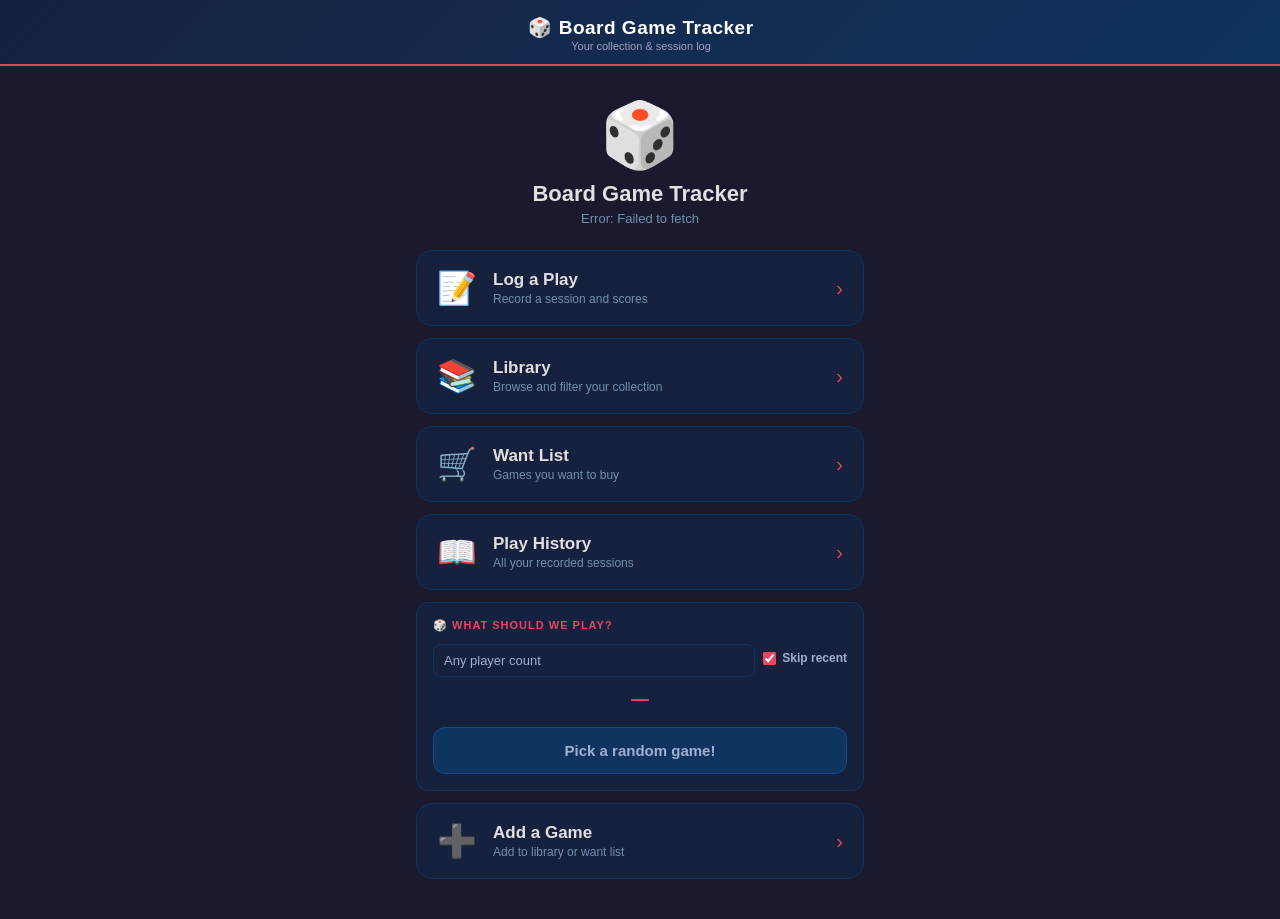
<file: index.html>
<!DOCTYPE html>
<html lang="en">
<head>
<meta charset="UTF-8">
<meta name="apple-mobile-web-app-capable" content="yes">
<meta name="apple-mobile-web-app-status-bar-style" content="black-translucent">
<meta name="apple-mobile-web-app-title" content="BG Tracker">
<link rel="stylesheet" href="styles.css">
<link rel="apple-touch-icon" href="apple-touch-icon.png">
<link rel="icon" type="image/png" href="apple-touch-icon.png">
<meta name="viewport" content="width=device-width, initial-scale=1.0, maximum-scale=1.0">
<title>Board Game Tracker</title>
</head>
<body>
<div class="bg-art" id="bgArt"></div>
<div class="header" id="appHeader">
 <button class="header-back hidden" id="headerBack" onclick="goHome()">&#8592;</button>
 <div class="header-center">
 <h1 id="headerTitle">&#127922; Board Game Tracker</h1>
 <p id="headerSub">Your collection &amp; session log</p>
 </div>
 <div style="min-width:36px"></div>
</div>

<!-- HOME -->
<div class="screen active" id="screenHome">
 <div class="home-hero">
 <div class="home-hero-icon">&#127922;</div>
 <h2>Board Game Tracker</h2>
 <p id="homeSubtitle">Loading your collection&hellip;</p>
 </div>
 <div class="home-buttons">
 <button class="home-btn" onclick="showScreen('screenLog')">
 <span class="home-btn-icon">&#128221;</span>
 <div><div class="home-btn-label">Log a Play</div><div class="home-btn-sub">Record a session and scores</div></div>
 <span class="home-btn-arrow">&#8250;</span>
 </button>
 <button class="home-btn" onclick="showScreen('screenLibrary')">
 <span class="home-btn-icon">&#128218;</span>
 <div><div class="home-btn-label">Library</div><div class="home-btn-sub">Browse and filter your collection</div></div>
 <span class="home-btn-arrow">&#8250;</span>
 </button>
 <button class="home-btn" onclick="showScreen('screenWantList')">
 <span class="home-btn-icon">&#128722;</span>
 <div><div class="home-btn-label">Want List</div><div class="home-btn-sub" id="wantListSub">Games you want to buy</div></div>
 <span class="home-btn-arrow">&#8250;</span>
 </button>
 <div class="section" id="sectionHomeChart" style="display:none">
 <div class="section-title" id="homeChartTitle">&#127942; Overall Win Distribution</div>
 <div class="pie-canvas-wrap"><canvas id="homePieCanvas" width="220" height="220"></canvas></div>
 <div class="pie-legend" id="homePieLegend"></div>
 </div>
 <div class="section" id="sectionTopGames" style="display:none">
 <div class="section-title">&#127942; Most Played Games</div>
 <div id="topGamesContent"></div>
 </div>
 <button class="home-btn" onclick="showScreen('screenHistory')">
 <span class="home-btn-icon">&#128214;</span>
 <div><div class="home-btn-label">Play History</div><div class="home-btn-sub" id="historyHomeSub">All your recorded sessions</div></div>
 <span class="home-btn-arrow">&#8250;</span>
 </button>
 <div class="section" id="sectionRandomGame" style="margin:0">
 <div class="section-title">&#127922; What should we play?</div>
 <div style="display:flex;gap:8px;margin-bottom:12px">
 <select id="randomPlayerCount" class="filter-select" style="flex:1">
 <option value="">Any player count</option>
 <option value="1">1 player</option>
 <option value="2">2 players</option>
 <option value="3">3 players</option>
 <option value="4">4 players</option>
 <option value="5">5 players</option>
 <option value="6">6+ players</option>
 </select>
 <label style="display:flex;align-items:center;gap:6px;font-size:12px;color:var(--text-muted);white-space:nowrap;cursor:pointer"><input type="checkbox" id="randomExcludeRecent" checked style="accent-color:var(--accent)"> Skip recent</label>
 </div>
 <div id="randomGameDisplay" style="text-align:center;font-size:18px;font-weight:700;color:var(--accent);min-height:28px;margin:10px 0;transition:transform .15s ease,opacity .15s ease">&#8212;</div>
 <button class="secondary-btn" id="randomSpinBtn" onclick="spinRandomGame()" style="margin-top:0">Pick a random game!</button>
 </div>
 <button class="home-btn" onclick="showScreen('screenAddGame')">
 <span class="home-btn-icon">&#10133;</span>
 <div><div class="home-btn-label">Add a Game</div><div class="home-btn-sub">Add to library or want list</div></div>
 <span class="home-btn-arrow">&#8250;</span>
 </button>
 </div>
</div>

<!-- CHARACTERS -->
<div class="screen" id="screenCharacters">
 <div class="page-body">
 <div id="characterCards"></div>
 </div>
</div>

<!-- PLAY HISTORY -->
<div class="screen" id="screenHistory">
 <div class="page-body">
 <div class="status-banner" id="historyStatus"></div>
 <div id="historyList"></div>
 <div id="historyLoadMoreWrap" style="text-align:center;margin-top:10px;display:none">
 <a href="#" onclick="historyLoadMore(event)" style="color:var(--accent);font-size:13px;text-decoration:none">Load more&hellip;</a>
 </div>
 </div>
</div>

<div class="screen" id="screenGameDetail">
  <div class="page-body">

    <div id="gameDetailContent"></div>

<div class="section" id="detailWinChart" style="display:none">
  <div class="section-title" id="detailWinChartTitle">Win Distribution</div>
  <div class="pie-canvas-wrap">
    <canvas id="detailPieCanvas" width="220" height="220"></canvas>
  </div>
  <div class="pie-legend" id="detailPieLegend"></div>
</div>


    <div class="section" id="detailRecentSection" style="display:none">
  <div class="section-title" id="detailRecentTitle">Play History</div>
  <div id="detailRecentBody" style="display:block">
    <table id="detailRecentTable" style="width:100%;border-collapse:collapse"></table>
        <div id="detailLoadMoreWrap" style="text-align:center;margin-top:10px;display:none">
        <a href="#" onclick="detailLoadMore(event)" style="color:var(--accent);font-size:13px;text-decoration:none">
        Load more…
        </a>
        </div>

      </div>
    </div>

    <!-- Videos -->
    <div class="section" id="detailHowToPlay" style="display:none">
      <div class="section-title">🎥 How To Play</div>
      <div id="detailHowToPlayContent"></div>
    </div>

    <div class="section" id="detailReview" style="display:none">
      <div class="section-title">🎬 Review</div>
      <div id="detailReviewContent"></div>
    </div>

    <div id="gameDetailExpansions"></div>

  </div>
</div>
 
<!-- LOG A PLAY -->
<div class="screen" id="screenLog">
 <div class="page-body">
 <div class="status-banner" id="statusBanner"></div>
 <div class="section">
 <div class="section-title">Session</div>
 <div class="field"><label>Date</label><input type="date" id="fieldDate"></div>
 <div class="field">
 <div class="section">
 <div class="section-title">Game Source</div>
  <label style="display:block;margin-bottom:8px">
    <input type="radio" name="gameSource" value="library" checked onchange="toggleGameSource()">
    Library Game
  </label>
  <label style="display:block">
    <input type="radio" name="gameSource" value="external" onchange="toggleGameSource()">
    External Game
  </label>
 </div>
 <div id="libraryGameWrap">
  <label>Board Game</label>
  <select id="fieldGame" onchange="onGameChange()">
    <option value="">Select a game…</option>
  </select>
</div>

<div id="externalGameWrap" style="display:none">
  <label>Game Name</label>
  <input
    type="text"
    id="fieldExternalGame"
    placeholder="Enter game name"
  >
</div>
<div id="externalResultWrap" style="display:none">
  <div class="section-title">Result Method</div>

  <label style="display:block;margin-bottom:6px">
    <input type="radio" name="externalResultType"
           value="score"
           checked
           onchange="updateExternalResultMethod()">
    Score Based
  </label>

  <label style="display:block;margin-bottom:6px">
    <input type="radio" name="externalResultType"
           value="winloss"
           onchange="updateExternalResultMethod()">
    Win / Loss
  </label>

  <label style="display:block">
    <input type="radio" name="externalResultType"
           value="manual"
           onchange="updateExternalResultMethod()">
    Manual Winner
  </label>
</div>
 </div>
 </div>
  
 <div class="section" id="sectionVersion" style="display:none">
 <div class="section-title">Game Version</div>
 <select id="versionSelect" onchange="selectedVersion=this.value">
 <option value="">Base Game</option>
 </select>
 </div>
 <div class="section" id="sectionExpansions" style="display:none">
 <div class="section-title">Expansions</div>
 <div class="chip-container" id="expansionsContainer" onclick="openMultiSelect('expansions')">
 <span class="chip-placeholder">Select expansions…</span>
 </div>
 </div>
 <div class="section" id="sectionMode" style="display:none">
 <div class="section-title">Game Mode</div>
 <div id="modeContent"></div>
 </div>
 <div class="section" id="sectionStats" style="display:none">
 <div class="section-title">Game History</div>
 <div class="auto-field">
 <div class="stat-box"><div class="stat-label">Last Played</div><div class="stat-value" id="valLastPlayed">&mdash;</div></div>
 <div class="stat-box"><div class="stat-label">Total Plays</div><div class="stat-value" id="valTotalPlays">&mdash;</div></div>
 <div class="stat-box"><div class="stat-label">Top Winner</div><div class="stat-value" id="valTopWinner">&mdash;</div></div>
 </div>
 </div>
 <div class="section" id="sectionExtra" style="display:none">
 <div class="section-title" id="extraTitle">Game Details</div>
 <div id="extraFields"></div>
 </div>
 <div class="section">
 <div class="section-title">Players</div>
 <div class="chip-container" id="playersContainer" onclick="openMultiSelect('players')">
 <span class="chip-placeholder">Select players&hellip;</span>
 </div>
 </div>
 <div class="section" id="resultSection" style="display:none">
 <div class="section-title">Result</div>
 <div class="scores-grid" id="scoresContainer"></div>
 <div class="field"><label>Winner</label><input type="text" id="fieldWinner" readonly placeholder="Auto-filled from scores&hellip;"></div>
 </div>
 <button class="submit-btn" id="submitBtn" onclick="submitForm()">Submit Session</button>
 <div class="section" id="sectionWinChart" style="margin-top:12px;display:none">
 <div class="section-title" id="winChartTitle">Win Distribution</div>
 <div class="pie-canvas-wrap"><canvas id="winPieCanvas" width="220" height="220"></canvas></div>
 <div class="pie-legend" id="winPieLegend"></div>
 </div>
 <div class="section" id="recentSection" style="margin-top:12px;display:none">
 <div class="section-title" id="recentTitle">Recent Plays</div>
 <table id="recentTable" style="width:100%;border-collapse:collapse"></table>
 <div id="loadMoreWrap" style="text-align:center;margin-top:10px;display:none">
 <a href="#" onclick="loadMore(event)" style="color:var(--accent);font-size:13px;text-decoration:none">Load more&hellip;</a>
 </div>
 </div>
 </div>
</div>
 
<!-- LIBRARY -->
<div class="screen" id="screenLibrary">
 <div class="page-body">
 <div class="library-filters">
 <select class="filter-select" id="filterPlayers" onchange="applyLibraryFilters()">
 <option value="">Any players</option>
 <option value="1">Solo</option>
 <option value="2">2 players</option>
 <option value="3">3 players</option>
 <option value="4">4 players</option>
 <option value="5">5+ players</option>
 </select>
 <select class="filter-select" id="filterType" onchange="applyLibraryFilters()">
 <option value="">Any type</option>
 </select>
 <select class="filter-select" id="filterComplexity" onchange="applyLibraryFilters()">
 <option value="">Any weight</option>
 <option value="1">Light (1-2)</option>
 <option value="2">Medium (2-3)</option>
 <option value="3">Heavy (3+)</option>
 </select>
 </div>
 <div class="library-filters">
 <select class="filter-select" id="filterBaseGame" onchange="applyLibraryFilters()" style="flex:2;min-width:140px">
 <option value="">All games &amp; expansions</option>
 <option value="__base__">Base games only</option>
 <option value="__expansions__">Expansions only</option>
 </select>
 <select class="filter-select" id="filterSolo" onchange="applyLibraryFilters()" style="flex:1;min-width:80px">
 <option value="">Any mode</option>
 <option value="competitive">Competitive</option>
 <option value="solo">Solo</option>
 <option value="coop">Co-op</option>
 </select>
 </div>
 <div class="library-filters">
 <select class="filter-select" id="filterDesigner" onchange="applyLibraryFilters()">
 <option value="">Any designer</option>
 </select>
 <select class="filter-select" id="filterPublisher" onchange="applyLibraryFilters()">
 <option value="">Any publisher</option>
 </select>
 </div>
 <div class="library-count" id="libraryCount"></div>
 <div id="libraryCards"></div>
 </div>
</div>

<!-- WANT LIST -->
<div class="screen" id="screenWantList">
 <div class="page-body">
 <div class="status-banner" id="wantStatusBanner"></div>
 <div id="wantListItems"></div>
 </div>
</div>

<!-- ADD A GAME -->
<div class="screen" id="screenAddGame">
 <div class="page-body">
 <div class="status-banner" id="addGameStatus"></div>
 <div class="section">
 <div class="section-title">Where to add?</div>
 <div class="field">
 <div class="dest-toggle">
 <button class="dest-btn selected" id="destLibraryBtn" onclick="setDestination('library')">&#128218; Library</button>
 <button class="dest-btn" id="destWantBtn" onclick="setDestination('want')">&#128722; Want List</button>
 </div>
 <div id="destNote" style="font-size:11px;color:var(--text-faint);margin-top:6px">Adding to Library will also appear in the session tracker.</div>
 </div>
 </div>
 <div class="section">
 <div class="section-title">Game Info</div>
 <div class="field"><label>Name</label><input type="text" id="addName" placeholder="e.g. Wingspan"></div>
 <div class="field"><label>Year of Release</label><input type="number" id="addYear" placeholder="e.g. 2019" min="1900" max="2099"></div>
 <div class="field">
 <label>Game Types</label>
 <div class="chip-container" id="addTypeContainer" onclick="openGameTypeMultiSelect()">
 <span class="chip-placeholder" id="addTypePlaceholder">Select types&hellip;</span>
 </div>
 </div>
 <div class="field"><label>Designer</label><input type="text" id="addDesigner" placeholder="e.g. Elizabeth Hargrave"></div>
 <div class="field"><label>Publisher</label><input type="text" id="addPublisher" placeholder="e.g. Stonemaier Games"></div>
 <div class="field"><label>Description</label><textarea id="addDesc" placeholder="A short description of the game&hellip;"></textarea></div>
 </div>
 <div class="section">
 <div class="section-title">Players &amp; Complexity</div>
 <div class="field"><label>Min Players</label><input type="number" id="addMinPlayers" min="1" max="20" placeholder="1"></div>
 <div class="field"><label>Max Players</label><input type="number" id="addMaxPlayers" min="1" max="20" placeholder="4"></div>
 <div class="field">
 <label>BGG Weight (1-5)</label>
 <div class="weight-input" id="weightInput">
 <button class="weight-btn" onclick="setWeight(1)">1<br><span style="font-size:9px;font-weight:400">Light</span></button>
 <button class="weight-btn" onclick="setWeight(2)">2<br><span style="font-size:9px;font-weight:400">Easy</span></button>
 <button class="weight-btn" onclick="setWeight(3)">3<br><span style="font-size:9px;font-weight:400">Medium</span></button>
 <button class="weight-btn" onclick="setWeight(4)">4<br><span style="font-size:9px;font-weight:400">Heavy</span></button>
 <button class="weight-btn" onclick="setWeight(5)">5<br><span style="font-size:9px;font-weight:400">Expert</span></button>
 </div>
 <input type="hidden" id="addComplexity" value="">
 </div>
 </div>
 <div class="section">
 <div class="section-title">Art &amp; Modes</div>
 <div class="field"><label>Image URL <span style="font-weight:400;color:var(--text-faint)">(optional)</span></label><input type="url" id="addImageUrl" placeholder="https://&hellip;"></div>
 <div class="field">
 <label>Game Modes <span style="font-weight:400;color:var(--text-faint)">(select all that apply)</span></label>
 <div class="dest-toggle" id="addModesToggle">
 <button type="button" class="dest-btn" data-mode="solo" onclick="toggleMode('add','solo')">&#129485; Solo</button>
 <button type="button" class="dest-btn" data-mode="coop" onclick="toggleMode('add','coop')">&#129309; Co-op</button>
 <button type="button" class="dest-btn" data-mode="competitive" onclick="toggleMode('add','competitive')">&#9876;&#65039; Competitive</button>
 </div>
 </div>
 </div>
 <div class="section">
 <div class="section-title">Expansion?</div>
 <div class="field">
 <label>Base Game <span style="font-weight:400;color:var(--text-faint)">(leave blank if this is a base game)</span></label>
 <select id="addBaseGame"><option value="">Not an expansion/version</option></select>
 </div>
 <div class="field">
 <label>Link Type</label>
 <select id="addLinkType">
 <option value="expansion">Expansion (plays with base game)</option>
 <option value="version">Version (plays instead of base game)</option>
 </select>
 </div>
 </div>
 <div class="section">
 <div class="section-title">Scoring &amp; Theme</div>
 <div class="field">
 <label>Theme Colour</label>
 <div style="display:flex;gap:8px;align-items:center">
 <input type="color" id="addThemeColor" value="#1a1a2e" oninput="onThemeChange('add')" style="width:48px;height:38px;padding:2px;border:1px solid var(--border);border-radius:6px;background:var(--bg-input);cursor:pointer">
 <input type="text" id="addThemeHex" placeholder="None" readonly style="flex:1">
 <button type="button" class="secondary-btn" style="width:auto;padding:8px 12px;margin:0;font-size:12px" onclick="clearTheme('add')">Clear</button>
 </div>
 </div>
 <div class="field">
 <label>Win Condition</label>
 <select id="addWinCondition">
 <option value="">Default (highest score)</option>
 <option value="lowest">Lowest Score Wins</option>
 <option value="winlose">Win / Loss</option>
 <option value="successfail">Success / Failure</option>
 <option value="manual">Manual (pick winner)</option>
 </select>
 </div>
 <div class="field">
 <label>Scorepad Categories</label>
 <div id="addScorepadList" style="display:flex;flex-wrap:wrap;gap:6px;margin-bottom:8px"></div>
 <div style="display:flex;gap:8px">
 <input type="text" id="addScorepadInput" placeholder="e.g. Birds, Bonus Cards" onkeydown="if(event.key==='Enter'){event.preventDefault();addScorepadCat('add')}" style="flex:1">
 <button type="button" class="secondary-btn" style="width:auto;padding:8px 14px;margin:0" onclick="addScorepadCat('add')">Add</button>
 </div>
 </div>
 <div class="field">
 <label>Custom Session Fields</label>
 <div id="addCustomFieldsList"></div>
 <button type="button" class="secondary-btn" onclick="addCustomField('add')">+ Add Field</button>
 </div>
 </div>
 <div class="field"><label style="display:flex;align-items:center;gap:8px;cursor:pointer"><input type="checkbox" id="addExcludeRandom" style="accent-color:var(--accent);width:18px;height:18px"> Exclude from random picker</label></div>
 <div class="section"><div class="section-title">Videos</div>
 <div class="field"><label>How To Play <span style="font-weight:400;color:var(--text-faint)">(YouTube URL)</span></label><input type="url" id="addHowToPlay" placeholder="https://www.youtube.com/watch?v=…"></div>
 <div class="field"><label>Review <span style="font-weight:400;color:var(--text-faint)">(YouTube URL)</span></label><input type="url" id="addReview" placeholder="https://www.youtube.com/watch?v=…"></div>
 </div>
 <div class="section"><div class="section-title">Purchase Info</div>
 <div class="field"><label>Retailer</label><input type="text" id="addRetailer" placeholder="e.g. Mighty Ape"></div>
 <div class="field"><label>Price</label><input type="text" id="addPrice" placeholder="$0.00" inputmode="decimal"></div>
 </div>
 <div class="section"><div class="section-title">Notes</div>
 <div class="field"><textarea id="addNotes" placeholder="Any notes about this game…"></textarea></div>
 </div>
 <button class="submit-btn" id="addGameBtn" onclick="submitAddGame()">Add Game</button>
 </div>
</div>

<!-- EDIT LIBRARY ITEM -->
<div class="screen" id="screenEditGame">
 <div class="page-body">
 <div class="status-banner" id="editGameStatus"></div>
 <input type="hidden" id="editRowIndex">
 <div class="section">
 <div class="section-title">Game Info</div>
 <div class="field"><label>Name</label><input type="text" id="editName"></div>
 <div class="field"><label>Year of Release</label><input type="number" id="editYear" min="1900" max="2099"></div>
 <div class="field">
 <label>Game Types</label>
 <div class="chip-container" id="editTypeContainer" onclick="openEditGameTypeMultiSelect()">
 <span class="chip-placeholder" id="editTypePlaceholder">Select types&hellip;</span>
 </div>
 </div>
 <div class="field"><label>Designer</label><input type="text" id="editDesigner"></div>
 <div class="field"><label>Publisher</label><input type="text" id="editPublisher"></div>
 <div class="field"><label>Description</label><textarea id="editDesc"></textarea></div>
 </div>
 <div class="section">
 <div class="section-title">Players &amp; Complexity</div>
 <div class="field"><label>Min Players</label><input type="number" id="editMinPlayers" min="1" max="20"></div>
 <div class="field"><label>Max Players</label><input type="number" id="editMaxPlayers" min="1" max="20"></div>
 <div class="field">
 <label>BGG Weight (1-5)</label>
 <div class="weight-input" id="editWeightInput">
 <button class="weight-btn" onclick="setEditWeight(1)">1<br><span style="font-size:9px;font-weight:400">Light</span></button>
 <button class="weight-btn" onclick="setEditWeight(2)">2<br><span style="font-size:9px;font-weight:400">Easy</span></button>
 <button class="weight-btn" onclick="setEditWeight(3)">3<br><span style="font-size:9px;font-weight:400">Medium</span></button>
 <button class="weight-btn" onclick="setEditWeight(4)">4<br><span style="font-size:9px;font-weight:400">Heavy</span></button>
 <button class="weight-btn" onclick="setEditWeight(5)">5<br><span style="font-size:9px;font-weight:400">Expert</span></button>
 </div>
 <input type="hidden" id="editComplexity" value="">
 </div>
 </div>
 <div class="section">
 <div class="section-title">Art &amp; Modes</div>
 <div class="field"><label>Image URL</label><input type="url" id="editImageUrl"></div>
 <div class="field">
 <label>Game Modes <span style="font-weight:400;color:var(--text-faint)">(select all that apply)</span></label>
 <div class="dest-toggle" id="editModesToggle">
 <button type="button" class="dest-btn" data-mode="solo" onclick="toggleMode('edit','solo')">&#129485; Solo</button>
 <button type="button" class="dest-btn" data-mode="coop" onclick="toggleMode('edit','coop')">&#129309; Co-op</button>
 <button type="button" class="dest-btn" data-mode="competitive" onclick="toggleMode('edit','competitive')">&#9876;&#65039; Competitive</button>
 </div>
 </div>
 </div>
 <div class="section">
 <div class="section-title">Expansion?</div>
 <div class="field">
 <label>Base Game</label>
 <select id="editBaseGame"><option value="">Not an expansion/version</option></select>
 </div>
 <div class="field">
 <label>Link Type</label>
 <select id="editLinkType">
 <option value="expansion">Expansion (plays with base game)</option>
 <option value="version">Version (plays instead of base game)</option>
 </select>
 </div>
 </div>
 <div class="section">
 <div class="section-title">Scoring &amp; Theme</div>
 <div class="field">
 <label>Theme Colour</label>
 <div style="display:flex;gap:8px;align-items:center">
 <input type="color" id="editThemeColor" value="#1a1a2e" oninput="onThemeChange('edit')" style="width:48px;height:38px;padding:2px;border:1px solid var(--border);border-radius:6px;background:var(--bg-input);cursor:pointer">
 <input type="text" id="editThemeHex" placeholder="None" readonly style="flex:1">
 <button type="button" class="secondary-btn" style="width:auto;padding:8px 12px;margin:0;font-size:12px" onclick="clearTheme('edit')">Clear</button>
 </div>
 </div>
 <div class="field">
 <label>Win Condition</label>
 <select id="editWinCondition">
 <option value="">Default (highest score)</option>
 <option value="lowest">Lowest Score Wins</option>
 <option value="winlose">Win / Loss</option>
 <option value="successfail">Success / Failure</option>
 <option value="manual">Manual (pick winner)</option>
 </select>
 </div>
 <div class="field">
 <label>Scorepad Categories</label>
 <div id="editScorepadList" style="display:flex;flex-wrap:wrap;gap:6px;margin-bottom:8px"></div>
 <div style="display:flex;gap:8px">
 <input type="text" id="editScorepadInput" placeholder="e.g. Birds, Bonus Cards" onkeydown="if(event.key==='Enter'){event.preventDefault();addScorepadCat('edit')}" style="flex:1">
 <button type="button" class="secondary-btn" style="width:auto;padding:8px 14px;margin:0" onclick="addScorepadCat('edit')">Add</button>
 </div>
 </div>
 <div class="field">
 <label>Custom Session Fields</label>
 <div id="editCustomFieldsList"></div>
 <button type="button" class="secondary-btn" onclick="addCustomField('edit')">+ Add Field</button>
 </div>
 </div>
 <div class="field"><label style="display:flex;align-items:center;gap:8px;cursor:pointer"><input type="checkbox" id="editExcludeRandom" style="accent-color:var(--accent);width:18px;height:18px"> Exclude from random picker</label></div>
 <div class="section"><div class="section-title">Videos</div>
 <div class="field"><label>How To Play <span style="font-weight:400;color:var(--text-faint)">(YouTube URL)</span></label><input type="url" id="editHowToPlay" placeholder="https://www.youtube.com/watch?v=…"></div>
 <div class="field"><label>Review <span style="font-weight:400;color:var(--text-faint)">(YouTube URL)</span></label><input type="url" id="editReview" placeholder="https://www.youtube.com/watch?v=…"></div>
 </div>
 <div class="section"><div class="section-title">Purchase Info</div>
 <div class="field"><label>Retailer</label><input type="text" id="editRetailer"></div>
 <div class="field"><label>Price</label><input type="text" id="editPrice" placeholder="$0.00" inputmode="decimal"></div>
 </div>
 <div class="section"><div class="section-title">Notes</div>
 <div class="field"><textarea id="editNotes" placeholder="Any notes about this game…"></textarea></div>
 </div>
 <button class="submit-btn" id="editSaveBtn" onclick="submitEditGame()">Save Changes</button>
 <button class="secondary-btn" onclick="showScreen('screenLibrary')">Cancel</button>
 <button class="secondary-btn danger-btn" onclick="deleteGameConfirm()">🗑️ Delete Game</button>
 </div>
</div>

<!-- Dropdown overlay -->
<div class="dropdown-overlay" id="dropdownOverlay" onclick="closeDropdownIfOutside(event)">
 <div class="dropdown-sheet">
 <h3 id="dropdownTitle"></h3>
 <div id="dropdownOptions"></div>
 <button class="dropdown-done" onclick="closeMultiSelect()">Done</button>
 </div>
</div>
<script src="app.js"></script>
</body>
</html>
</file>
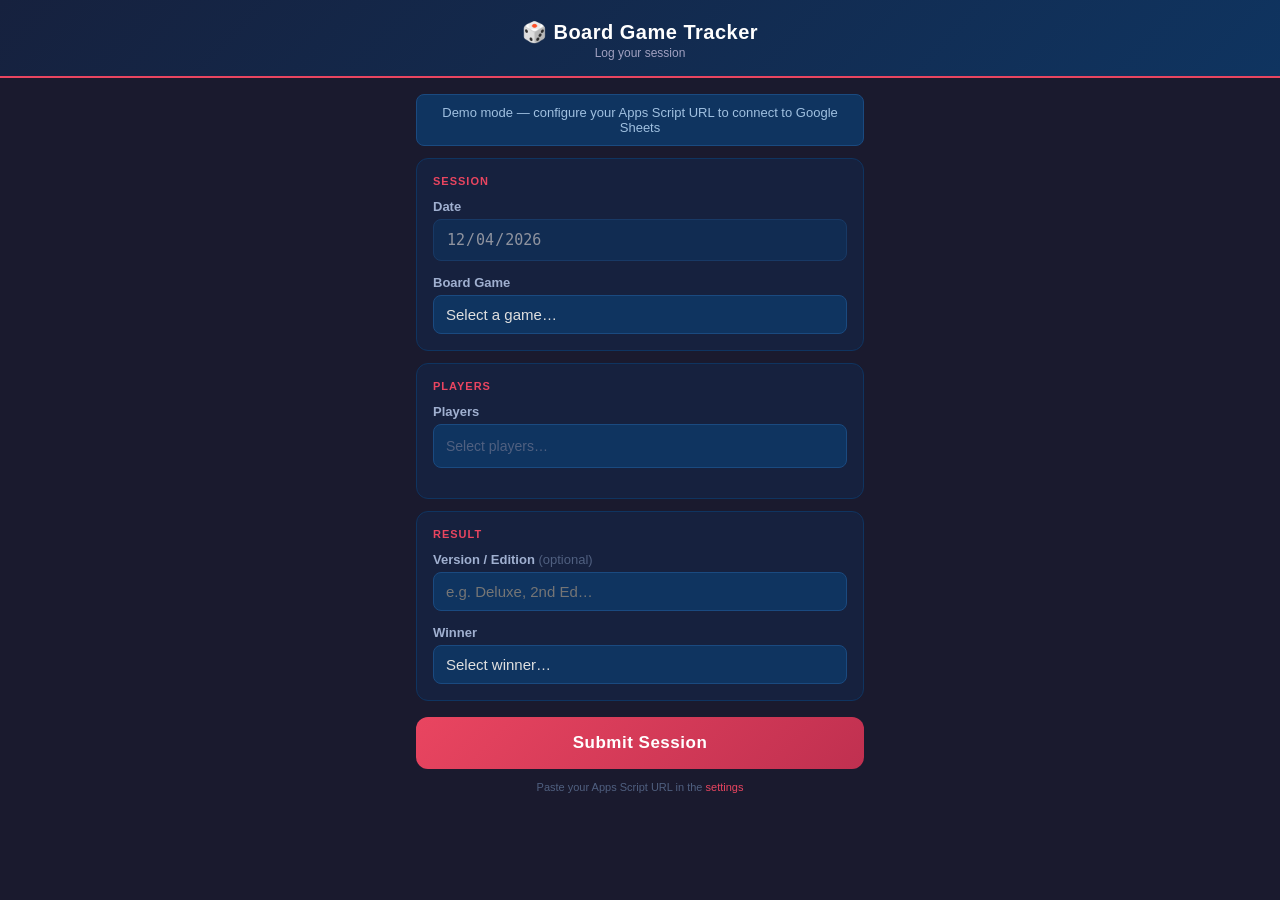
<file: board-game-tracker.html>
<!DOCTYPE html>
<html lang="en">
<head>
<meta charset="UTF-8">
<meta name="viewport" content="width=device-width, initial-scale=1.0, maximum-scale=1.0">
<title>Board Game Tracker</title>
<style>
  * { box-sizing: border-box; margin: 0; padding: 0; }

  body {
    font-family: -apple-system, BlinkMacSystemFont, 'Segoe UI', sans-serif;
    background: #1a1a2e;
    color: #e0e0e0;
    min-height: 100vh;
    padding-bottom: 40px;
  }

  .header {
    background: linear-gradient(135deg, #16213e, #0f3460);
    padding: 20px 16px 16px;
    text-align: center;
    border-bottom: 2px solid #e94560;
  }

  .header h1 {
    font-size: 20px;
    font-weight: 700;
    color: #fff;
    letter-spacing: 0.5px;
  }

  .header p {
    font-size: 12px;
    color: #a0a0c0;
    margin-top: 2px;
  }

  .form-body {
    padding: 16px;
    max-width: 480px;
    margin: 0 auto;
  }

  .section {
    background: #16213e;
    border-radius: 12px;
    padding: 16px;
    margin-bottom: 12px;
    border: 1px solid #0f3460;
  }

  .section-title {
    font-size: 11px;
    font-weight: 700;
    text-transform: uppercase;
    letter-spacing: 1px;
    color: #e94560;
    margin-bottom: 12px;
  }

  .field {
    margin-bottom: 14px;
  }

  .field:last-child { margin-bottom: 0; }

  label {
    display: block;
    font-size: 13px;
    font-weight: 600;
    color: #a0b0d0;
    margin-bottom: 5px;
  }

  input[type="text"],
  input[type="number"],
  input[type="date"],
  select {
    width: 100%;
    background: #0f3460;
    border: 1px solid #1a4a80;
    border-radius: 8px;
    color: #e0e0e0;
    font-size: 15px;
    padding: 10px 12px;
    appearance: none;
    -webkit-appearance: none;
  }

  input:focus, select:focus {
    outline: none;
    border-color: #e94560;
  }

  input[readonly] {
    opacity: 0.6;
    cursor: default;
  }

  .auto-field {
    display: flex;
    gap: 8px;
  }

  .auto-field .stat-box {
    flex: 1;
    background: #0f3460;
    border: 1px solid #1a4a80;
    border-radius: 8px;
    padding: 8px 10px;
    text-align: center;
  }

  .stat-box .stat-label {
    font-size: 10px;
    color: #7090b0;
    text-transform: uppercase;
    letter-spacing: 0.5px;
  }

  .stat-box .stat-value {
    font-size: 15px;
    font-weight: 700;
    color: #e0e0e0;
    margin-top: 2px;
  }

  .stat-box.loading .stat-value {
    color: #506080;
    font-size: 12px;
    font-weight: 400;
  }

  /* Multi-select chips */
  .chip-container {
    background: #0f3460;
    border: 1px solid #1a4a80;
    border-radius: 8px;
    padding: 8px;
    min-height: 44px;
    display: flex;
    flex-wrap: wrap;
    gap: 6px;
    align-items: center;
    cursor: pointer;
  }

  .chip-container.active {
    border-color: #e94560;
  }

  .chip {
    background: #e94560;
    color: #fff;
    border-radius: 20px;
    padding: 3px 10px;
    font-size: 13px;
    display: flex;
    align-items: center;
    gap: 5px;
  }

  .chip .remove {
    font-size: 16px;
    line-height: 1;
    opacity: 0.8;
    cursor: pointer;
  }

  .chip-placeholder {
    color: #506080;
    font-size: 14px;
    padding: 2px 4px;
  }

  /* Dropdown overlay */
  .dropdown-overlay {
    display: none;
    position: fixed;
    inset: 0;
    background: rgba(0,0,0,0.6);
    z-index: 100;
    align-items: flex-end;
  }

  .dropdown-overlay.open {
    display: flex;
  }

  .dropdown-sheet {
    background: #16213e;
    border-radius: 16px 16px 0 0;
    width: 100%;
    max-height: 70vh;
    overflow-y: auto;
    padding: 16px;
    border-top: 2px solid #e94560;
  }

  .dropdown-sheet h3 {
    font-size: 14px;
    font-weight: 700;
    color: #e0e0e0;
    margin-bottom: 12px;
    text-align: center;
  }

  .dropdown-option {
    padding: 12px;
    border-radius: 8px;
    font-size: 15px;
    color: #e0e0e0;
    cursor: pointer;
    display: flex;
    align-items: center;
    gap: 10px;
  }

  .dropdown-option:active {
    background: #0f3460;
  }

  .dropdown-option.selected {
    background: #1a3a60;
    color: #e94560;
    font-weight: 600;
  }

  .dropdown-option .check {
    width: 20px;
    height: 20px;
    border-radius: 50%;
    border: 2px solid #506080;
    display: flex;
    align-items: center;
    justify-content: center;
    flex-shrink: 0;
    font-size: 11px;
  }

  .dropdown-option.selected .check {
    background: #e94560;
    border-color: #e94560;
    color: white;
  }

  .dropdown-done {
    margin-top: 12px;
    width: 100%;
    background: #e94560;
    color: white;
    border: none;
    border-radius: 8px;
    padding: 12px;
    font-size: 15px;
    font-weight: 700;
    cursor: pointer;
  }

  /* Player scores */
  .player-score-row {
    display: flex;
    align-items: center;
    gap: 10px;
    margin-bottom: 8px;
  }

  .player-score-row:last-child { margin-bottom: 0; }

  .player-score-name {
    flex: 1;
    font-size: 14px;
    color: #c0d0e0;
  }

  .player-score-input {
    width: 80px !important;
    text-align: center;
  }

  /* Game-specific section */
  .game-specific {
    display: none;
  }

  .game-specific.visible {
    display: block;
  }

  /* Status banner */
  .status-banner {
    display: none;
    background: #0f3460;
    border: 1px solid #1a4a80;
    border-radius: 8px;
    padding: 10px 14px;
    font-size: 13px;
    color: #a0c0e0;
    margin-bottom: 12px;
    text-align: center;
  }

  .status-banner.error {
    background: #3a0f1e;
    border-color: #e94560;
    color: #ff8080;
  }

  .status-banner.success {
    background: #0f3a1e;
    border-color: #40e094;
    color: #80ffb0;
  }

  .status-banner.visible {
    display: block;
  }

  /* Submit */
  .submit-btn {
    width: 100%;
    background: linear-gradient(135deg, #e94560, #c03050);
    color: white;
    border: none;
    border-radius: 12px;
    padding: 16px;
    font-size: 17px;
    font-weight: 700;
    letter-spacing: 0.5px;
    cursor: pointer;
    margin-top: 4px;
  }

  .submit-btn:disabled {
    opacity: 0.5;
    cursor: not-allowed;
  }

  .config-note {
    text-align: center;
    font-size: 11px;
    color: #506080;
    margin-top: 12px;
  }

  .config-note a {
    color: #e94560;
    text-decoration: none;
  }
</style>
</head>
<body>

<div class="header">
  <h1>🎲 Board Game Tracker</h1>
  <p>Log your session</p>
</div>

<div class="form-body">

  <!-- Status -->
  <div class="status-banner" id="statusBanner"></div>

  <!-- Session Info -->
  <div class="section">
    <div class="section-title">Session</div>

    <div class="field">
      <label>Date</label>
      <input type="date" id="fieldDate" readonly>
    </div>

    <div class="field">
      <label>Board Game</label>
      <select id="fieldGame" onchange="onGameChange()">
        <option value="">Loading games…</option>
      </select>
    </div>
  </div>

  <!-- Game Stats (auto-populated) -->
  <div class="section" id="sectionStats" style="display:none">
    <div class="section-title">Game History</div>
    <div class="auto-field">
      <div class="stat-box loading" id="statLastPlayed">
        <div class="stat-label">Last Played</div>
        <div class="stat-value" id="valLastPlayed">—</div>
      </div>
      <div class="stat-box loading" id="statTotalPlays">
        <div class="stat-label">Total Plays</div>
        <div class="stat-value" id="valTotalPlays">—</div>
      </div>
      <div class="stat-box loading" id="statTopWinner">
        <div class="stat-label">Top Winner</div>
        <div class="stat-value" id="valTopWinner">—</div>
      </div>
    </div>
  </div>

  <!-- Game-specific: SETI -->
  <div class="section game-specific" id="section-SETI">
    <div class="section-title">SETI Details</div>
    <div class="field">
      <label>Expansion</label>
      <select id="seti-expansion">
        <option value="">Select…</option>
        <option>Space Agencies</option>
        <option>None</option>
      </select>
    </div>
    <div class="field">
      <label>Revealed Aliens</label>
      <div class="chip-container" id="setiAliensContainer" onclick="openMultiSelect('setiAliens')">
        <span class="chip-placeholder" id="setiAliensPlaceholder">Select aliens…</span>
      </div>
    </div>
  </div>

  <!-- Game-specific: Dorfromantik -->
  <div class="section game-specific" id="section-Dorfromantik">
    <div class="section-title">Dorfromantik Details</div>
    <div class="field">
      <label>Version</label>
      <select id="dorf-version">
        <option value="">Select…</option>
        <option>Original</option>
        <option>Sakura</option>
        <option>The Duel</option>
        <option>Light Luggage</option>
      </select>
    </div>
  </div>

  <!-- Players -->
  <div class="section">
    <div class="section-title">Players</div>
    <div class="field">
      <label>Players</label>
      <div class="chip-container" id="playersContainer" onclick="openMultiSelect('players')">
        <span class="chip-placeholder" id="playersPlaceholder">Select players…</span>
      </div>
    </div>

    <div class="field" id="scoresSection" style="display:none">
      <label>Scores <span style="font-weight:400;color:#506080">(optional)</span></label>
      <div id="scoresContainer"></div>
    </div>
  </div>

  <!-- Result -->
  <div class="section">
    <div class="section-title">Result</div>
    <div class="field">
      <label>Version / Edition <span style="font-weight:400;color:#506080">(optional)</span></label>
      <input type="text" id="fieldVersion" placeholder="e.g. Deluxe, 2nd Ed…">
    </div>
    <div class="field">
      <label>Winner</label>
      <select id="fieldWinner">
        <option value="">Select winner…</option>
      </select>
    </div>
  </div>

  <button class="submit-btn" id="submitBtn" onclick="submitForm()">Submit Session</button>

  <p class="config-note">Paste your Apps Script URL in the <a href="#" onclick="showConfig()">settings</a></p>

</div>

<!-- Multi-select overlay -->
<div class="dropdown-overlay" id="dropdownOverlay" onclick="closeDropdownIfOutside(event)">
  <div class="dropdown-sheet" id="dropdownSheet">
    <h3 id="dropdownTitle"></h3>
    <div id="dropdownOptions"></div>
    <button class="dropdown-done" onclick="closeMultiSelect()">Done</button>
  </div>
</div>

<!-- Config overlay -->
<div class="dropdown-overlay" id="configOverlay">
  <div class="dropdown-sheet">
    <h3>Apps Script URL</h3>
    <p style="font-size:12px;color:#7090b0;margin-bottom:10px;text-align:center">Paste the URL from your deployed Google Apps Script</p>
    <input type="text" id="configUrl" placeholder="https://script.google.com/macros/s/…/exec" style="margin-bottom:10px">
    <button class="dropdown-done" onclick="saveConfig()">Save</button>
  </div>
</div>

<script>
// ─── CONFIG ───────────────────────────────────────────────
let APPS_SCRIPT_URL = localStorage.getItem('appsScriptUrl') || '';

// ─── STATE ────────────────────────────────────────────────
let allPlayers = [];
let allGames = [];
let selectedPlayers = [];
let selectedAliens = [];
let currentDropdown = null;
let currentGameData = null;

const ALIEN_OPTIONS = ["Anomalies", "'Omuamua", "Exertians", "Mascamites", "Centaurians"];

// ─── INIT ─────────────────────────────────────────────────
document.addEventListener('DOMContentLoaded', () => {
  // Set today's date
  const today = new Date();
  const yyyy = today.getFullYear();
  const mm = String(today.getMonth()+1).padStart(2,'0');
  const dd = String(today.getDate()).padStart(2,'0');
  document.getElementById('fieldDate').value = `${yyyy}-${mm}-${dd}`;

  loadFromSheet();
});

async function loadFromSheet() {
  if (!APPS_SCRIPT_URL) {
    // Use demo data
    allGames = [
      { name: 'SETI: Search for Extra Terrestrial Life', coop: false },
      { name: 'Dorfromantik', coop: true },
      { name: 'Catan', coop: false },
      { name: 'Ticket to Ride', coop: false },
    ];
    allPlayers = ['Alice', 'Bob', 'Charlie', 'Dana', 'Eve'];
    populateGameDropdown();
    populateWinnerDropdown();
    showStatus('Demo mode — configure your Apps Script URL to connect to Google Sheets', false, true);
    return;
  }

  try {
    const res = await fetch(`${APPS_SCRIPT_URL}?action=getConfig`);
    const data = await res.json();
    allGames = data.games;
    allPlayers = data.players;
    populateGameDropdown();
    populateWinnerDropdown();
  } catch(e) {
    showStatus('Could not load data from sheet. Check your Apps Script URL.', true);
    // Fallback demo
    allGames = [
      { name: 'SETI: Search for Extra Terrestrial Life', coop: false },
      { name: 'Dorfromantik', coop: true },
    ];
    allPlayers = ['Player 1', 'Player 2', 'Player 3'];
    populateGameDropdown();
    populateWinnerDropdown();
  }
}

function populateGameDropdown() {
  const sel = document.getElementById('fieldGame');
  sel.innerHTML = '<option value="">Select a game…</option>';
  allGames.forEach(g => {
    const opt = document.createElement('option');
    opt.value = g.name;
    opt.textContent = g.name;
    sel.appendChild(opt);
  });
}

function populateWinnerDropdown(coop = false) {
  const sel = document.getElementById('fieldWinner');
  sel.innerHTML = '<option value="">Select winner…</option>';
  if (coop) {
    const na = document.createElement('option');
    na.value = 'N/A';
    na.textContent = 'N/A (Co-op)';
    sel.appendChild(na);
  }
  // Show selected players first, then all
  const list = selectedPlayers.length > 0 ? selectedPlayers : allPlayers;
  list.forEach(p => {
    const opt = document.createElement('option');
    opt.value = p;
    opt.textContent = p;
    sel.appendChild(opt);
  });
}

// ─── GAME CHANGE ──────────────────────────────────────────
async function onGameChange() {
  const gameName = document.getElementById('fieldGame').value;

  // Hide all game-specific sections
  document.querySelectorAll('.game-specific').forEach(el => el.classList.remove('visible'));

  if (!gameName) {
    document.getElementById('sectionStats').style.display = 'none';
    return;
  }

  // Find game config
  const game = allGames.find(g => g.name === gameName);
  currentGameData = game;

  // Show co-op N/A in winner if needed
  populateWinnerDropdown(game?.coop || false);

  // Show game-specific section
  const gameKey = getGameKey(gameName);
  const specificSection = document.getElementById(`section-${gameKey}`);
  if (specificSection) specificSection.classList.add('visible');

  // Show stats section and load
  document.getElementById('sectionStats').style.display = 'block';
  document.getElementById('valLastPlayed').textContent = '…';
  document.getElementById('valTotalPlays').textContent = '…';
  document.getElementById('valTopWinner').textContent = '…';

  if (!APPS_SCRIPT_URL) {
    // Demo stats
    setTimeout(() => {
      document.getElementById('valLastPlayed').textContent = '12 Apr';
      document.getElementById('valTotalPlays').textContent = '7';
      document.getElementById('valTopWinner').textContent = 'Alice';
    }, 600);
    return;
  }

  try {
    const res = await fetch(`${APPS_SCRIPT_URL}?action=getStats&game=${encodeURIComponent(gameName)}`);
    const stats = await res.json();
    document.getElementById('valLastPlayed').textContent = stats.lastPlayed || '—';
    document.getElementById('valTotalPlays').textContent = stats.totalPlays ?? '0';
    document.getElementById('valTopWinner').textContent = stats.topWinner || '—';
  } catch(e) {
    document.getElementById('valLastPlayed').textContent = 'Err';
    document.getElementById('valTotalPlays').textContent = 'Err';
    document.getElementById('valTopWinner').textContent = 'Err';
  }
}

function getGameKey(name) {
  if (name.startsWith('SETI')) return 'SETI';
  if (name === 'Dorfromantik') return 'Dorfromantik';
  return name.replace(/[^a-zA-Z0-9]/g,'');
}

// ─── MULTI-SELECT ─────────────────────────────────────────
function openMultiSelect(type) {
  currentDropdown = type;
  const overlay = document.getElementById('dropdownOverlay');
  const title = document.getElementById('dropdownTitle');
  const options = document.getElementById('dropdownOptions');

  let items, selected;
  if (type === 'players') {
    title.textContent = 'Select Players';
    items = allPlayers;
    selected = selectedPlayers;
  } else if (type === 'setiAliens') {
    title.textContent = 'Revealed Aliens';
    items = ALIEN_OPTIONS;
    selected = selectedAliens;
  }

  options.innerHTML = '';
  items.forEach(item => {
    const isSelected = selected.includes(item);
    const div = document.createElement('div');
    div.className = 'dropdown-option' + (isSelected ? ' selected' : '');
    div.innerHTML = `<div class="check">${isSelected ? '✓' : ''}</div><span>${item}</span>`;
    div.onclick = () => toggleOption(div, item, type);
    options.appendChild(div);
  });

  overlay.classList.add('open');
}

function toggleOption(el, value, type) {
  let arr = type === 'players' ? selectedPlayers : selectedAliens;
  const idx = arr.indexOf(value);
  if (idx > -1) {
    arr.splice(idx, 1);
    el.classList.remove('selected');
    el.querySelector('.check').textContent = '';
  } else {
    arr.push(value);
    el.classList.add('selected');
    el.querySelector('.check').textContent = '✓';
  }
}

function closeMultiSelect() {
  document.getElementById('dropdownOverlay').classList.remove('open');
  if (currentDropdown === 'players') {
    renderChips('playersContainer', 'playersPlaceholder', selectedPlayers, 'players');
    updateScores();
    populateWinnerDropdown(currentGameData?.coop || false);
  } else if (currentDropdown === 'setiAliens') {
    renderChips('setiAliensContainer', 'setiAliensPlaceholder', selectedAliens, 'setiAliens');
  }
  currentDropdown = null;
}

function closeDropdownIfOutside(e) {
  if (e.target === document.getElementById('dropdownOverlay')) closeMultiSelect();
}

function renderChips(containerId, placeholderId, arr, type) {
  const container = document.getElementById(containerId);
  container.innerHTML = '';
  if (arr.length === 0) {
    const ph = document.createElement('span');
    ph.className = 'chip-placeholder';
    ph.id = placeholderId;
    ph.textContent = type === 'players' ? 'Select players…' : 'Select aliens…';
    container.appendChild(ph);
    return;
  }
  arr.forEach(item => {
    const chip = document.createElement('div');
    chip.className = 'chip';
    chip.innerHTML = `${item}<span class="remove" onclick="removeChip(event,'${item}','${type}')">×</span>`;
    container.appendChild(chip);
  });
}

function removeChip(e, value, type) {
  e.stopPropagation();
  if (type === 'players') {
    selectedPlayers = selectedPlayers.filter(p => p !== value);
    renderChips('playersContainer', 'playersPlaceholder', selectedPlayers, 'players');
    updateScores();
    populateWinnerDropdown(currentGameData?.coop || false);
  } else {
    selectedAliens = selectedAliens.filter(a => a !== value);
    renderChips('setiAliensContainer', 'setiAliensPlaceholder', selectedAliens, 'setiAliens');
  }
}

// ─── SCORES ───────────────────────────────────────────────
function updateScores() {
  const container = document.getElementById('scoresContainer');
  const section = document.getElementById('scoresSection');

  if (selectedPlayers.length === 0) {
    section.style.display = 'none';
    return;
  }
  section.style.display = 'block';
  container.innerHTML = '';
  selectedPlayers.forEach(player => {
    const row = document.createElement('div');
    row.className = 'player-score-row';
    row.innerHTML = `
      <span class="player-score-name">${player}</span>
      <input type="number" class="player-score-input" id="score-${player.replace(/\s/g,'_')}" placeholder="—">
    `;
    container.appendChild(row);
  });
}

// ─── SUBMIT ───────────────────────────────────────────────
async function submitForm() {
  const game = document.getElementById('fieldGame').value;
  if (!game) { showStatus('Please select a game.', true); return; }
  if (selectedPlayers.length === 0) { showStatus('Please select at least one player.', true); return; }

  const winner = document.getElementById('fieldWinner').value;
  if (!winner) { showStatus('Please select a winner.', true); return; }

  // Collect scores
  const scores = {};
  selectedPlayers.forEach(p => {
    const val = document.getElementById(`score-${p.replace(/\s/g,'_')}`)?.value;
    if (val) scores[p] = val;
  });

  const payload = {
    date: document.getElementById('fieldDate').value,
    game,
    version: document.getElementById('fieldVersion').value,
    players: selectedPlayers.join(', '),
    scores: JSON.stringify(scores),
    winner,
    lastPlayed: document.getElementById('valLastPlayed').textContent,
    totalPlays: document.getElementById('valTotalPlays').textContent,
    topWinner: document.getElementById('valTopWinner').textContent,
  };

  // Game-specific
  const gameKey = getGameKey(game);
  if (gameKey === 'SETI') {
    payload.expansion = document.getElementById('seti-expansion').value;
    payload.revealedAliens = selectedAliens.join(', ');
  }
  if (gameKey === 'Dorfromantik') {
    payload.dorfVersion = document.getElementById('dorf-version').value;
  }

  if (!APPS_SCRIPT_URL) {
    console.log('Would submit:', payload);
    showStatus('Demo mode: data logged to console (no URL configured)', false, true);
    return;
  }

  const btn = document.getElementById('submitBtn');
  btn.disabled = true;
  btn.textContent = 'Submitting…';

  try {
    const res = await fetch(APPS_SCRIPT_URL, {
      method: 'POST',
      body: JSON.stringify(payload),
    });
    const result = await res.json();
    if (result.status === 'success') {
      showStatus('✅ Session saved!', false, false, true);
      resetForm();
    } else {
      throw new Error(result.message);
    }
  } catch(e) {
    showStatus(`Error: ${e.message}`, true);
  } finally {
    btn.disabled = false;
    btn.textContent = 'Submit Session';
  }
}

function resetForm() {
  document.getElementById('fieldGame').value = '';
  document.getElementById('fieldVersion').value = '';
  document.getElementById('fieldWinner').value = '';
  selectedPlayers = [];
  selectedAliens = [];
  renderChips('playersContainer', 'playersPlaceholder', [], 'players');
  renderChips('setiAliensContainer', 'setiAliensPlaceholder', [], 'setiAliens');
  document.getElementById('scoresSection').style.display = 'none';
  document.getElementById('sectionStats').style.display = 'none';
  document.querySelectorAll('.game-specific').forEach(el => el.classList.remove('visible'));
}

// ─── STATUS ───────────────────────────────────────────────
function showStatus(msg, isError = false, isInfo = false, isSuccess = false) {
  const el = document.getElementById('statusBanner');
  el.textContent = msg;
  el.className = 'status-banner visible';
  if (isError) el.classList.add('error');
  if (isSuccess) el.classList.add('success');
  if (!isError && !isSuccess) setTimeout(() => el.classList.remove('visible'), 5000);
}

// ─── CONFIG ───────────────────────────────────────────────
function showConfig() {
  document.getElementById('configUrl').value = APPS_SCRIPT_URL;
  document.getElementById('configOverlay').classList.add('open');
}

function saveConfig() {
  APPS_SCRIPT_URL = document.getElementById('configUrl').value.trim();
  localStorage.setItem('appsScriptUrl', APPS_SCRIPT_URL);
  document.getElementById('configOverlay').classList.remove('open');
  loadFromSheet();
}
</script>
</body>
</html>
</file>
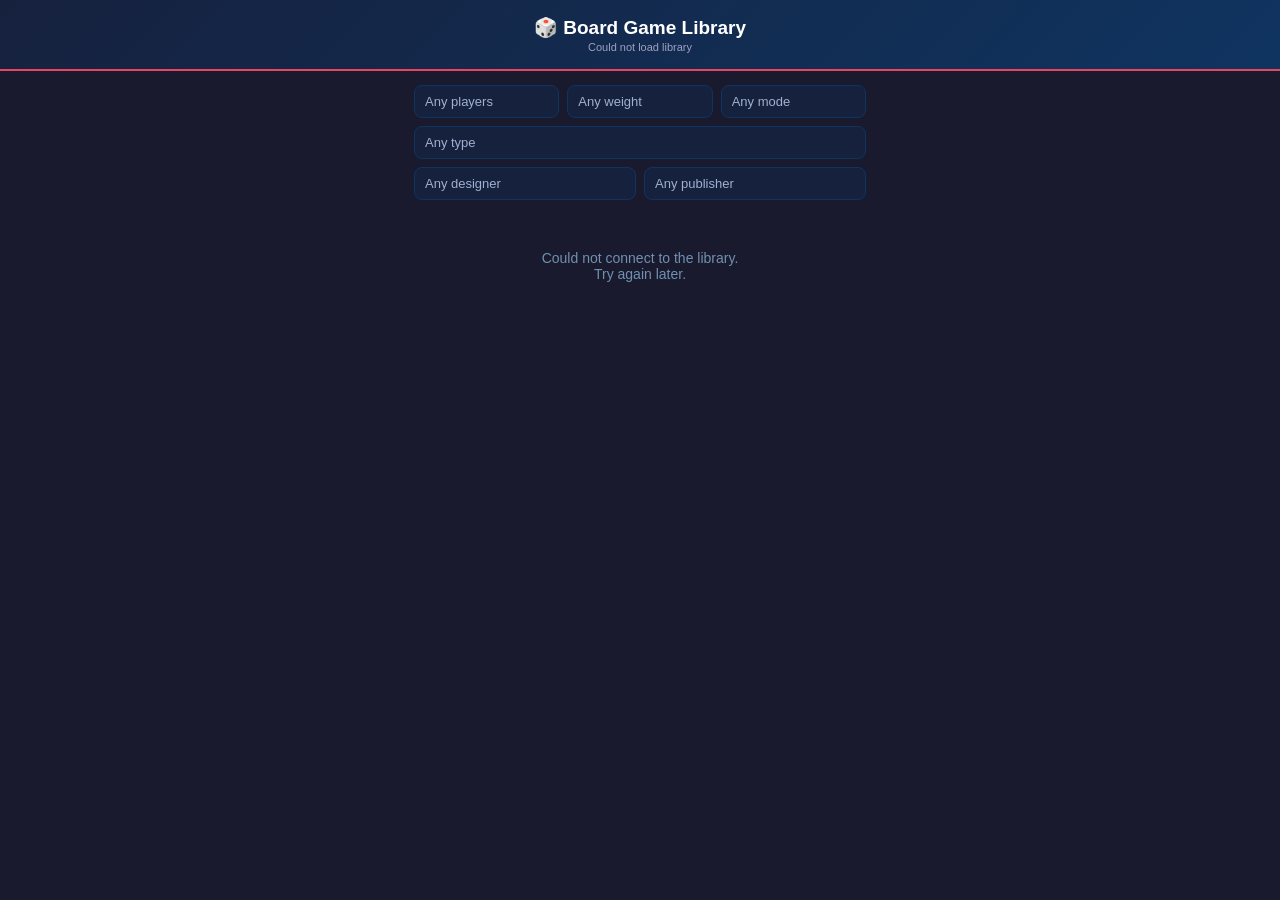
<file: library.html>
<!DOCTYPE html>
<html lang="en">
<head>
<meta charset="UTF-8">
<meta name="apple-mobile-web-app-capable" content="yes">
<meta name="apple-mobile-web-app-status-bar-style" content="black-translucent">
<meta name="apple-mobile-web-app-title" content="Game Library">
<meta name="viewport" content="width=device-width, initial-scale=1.0, maximum-scale=1.0">
<title>Board Game Library</title>
<style>
  :root {
    --accent:         #e94560;
    --accent-dark:    #c03050;
    --bg-base:        #1a1a2e;
    --bg-section:     #16213e;
    --bg-input:       #0f3460;
    --border:         #1a4a80;
    --border-dark:    #0f3460;
    --text-primary:   #e0e0e0;
    --text-secondary: #c0d0e0;
    --text-muted:     #a0b0d0;
    --text-faint:     #7090b0;
    --detail-bg:      #0d1f3a;
  }

  * { box-sizing: border-box; margin: 0; padding: 0; }

  body {
    font-family: -apple-system, BlinkMacSystemFont, 'Segoe UI', sans-serif;
    background: var(--bg-base); color: var(--text-primary);
    min-height: 100vh; padding-bottom: 40px;
  }

  .header {
    background: linear-gradient(135deg, var(--bg-section), var(--bg-input));
    padding: 16px; text-align: center;
    border-bottom: 2px solid var(--accent);
    position: sticky; top: 0; z-index: 10;
  }
  .header h1 { font-size: 19px; font-weight: 700; color: #fff; }
  .header p  { font-size: 11px; color: #a0a0c0; margin-top: 2px; }

  .page-body { padding: 14px; max-width: 480px; margin: 0 auto; }

  /* Filters */
  .filter-row { display: flex; gap: 8px; margin-bottom: 8px; flex-wrap: wrap; }
  .filter-select {
    flex: 1; min-width: 100px;
    background: var(--bg-section); border: 1px solid var(--border-dark);
    border-radius: 8px; color: var(--text-muted);
    font-size: 13px; padding: 8px 10px;
    appearance: none; -webkit-appearance: none;
  }
  .filter-select:focus { outline: none; border-color: var(--accent); }

  .library-count { font-size: 12px; color: var(--text-faint); margin-bottom: 10px; text-align: center; }

  /* Cards */
  .game-card {
    background: var(--bg-section); border: 1px solid var(--border-dark);
    border-radius: 14px; margin-bottom: 12px; overflow: hidden;
  }

  .card-art {
    width: 100%; height: 100px; object-fit: cover;
    background: var(--bg-input);
    display: flex; align-items: center; justify-content: center;
    font-size: 40px; color: var(--text-faint); flex-shrink: 0;
  }
  .card-art img { width: 100%; height: 100%; object-fit: cover; }

  .card-body { padding: 10px 14px 12px; cursor: pointer; }

  .card-expansion-tag {
    font-size: 11px; color: var(--accent); font-weight: 600; margin-bottom: 4px;
  }

  .card-name { font-size: 16px; font-weight: 700; color: var(--text-primary); margin-bottom: 6px; }

  .card-stats { display: flex; flex-wrap: wrap; gap: 5px; }
  .card-stat {
    background: var(--bg-input); border-radius: 20px;
    padding: 3px 10px; font-size: 11px; color: var(--text-muted);
    display: flex; align-items: center; gap: 4px;
  }
  .card-stat-accent { color: var(--accent); font-weight: 700; }
  .complexity-dots { display: flex; gap: 2px; }
  .dot { width: 8px; height: 8px; border-radius: 50%; background: var(--border); }
  .dot.filled { background: var(--accent); }

  /* Expandable detail */
  .card-detail {
    display: none; padding: 14px;
    border-top: 1px solid var(--border-dark);
    position: relative; overflow: hidden;
    border-radius: 0 0 14px 14px;
  }
  .card-detail.open { display: block; }
  .card-detail-bg {
    position: absolute; inset: 0;
    background-size: cover; background-position: center;
    filter: blur(8px) brightness(0.3) saturate(1.2);
    transform: scale(1.06); pointer-events: none;
  }
  .card-detail-content { position: relative; z-index: 1; }

  .card-detail-field {
    font-size: 12px; margin-bottom: 6px; display: flex; gap: 6px;
  }
  .card-detail-field-label { color: var(--text-faint); font-weight: 600; min-width: 80px; flex-shrink: 0; }
  .card-detail-field-value { color: var(--text-secondary); }

  .card-detail-badges { display: flex; flex-wrap: wrap; gap: 5px; margin-bottom: 10px; }
  .card-detail-desc { font-size: 12px; color: var(--text-muted); line-height: 1.5; margin-bottom: 10px; }

  /* Status / empty */
  .library-empty { text-align: center; padding: 40px 20px; color: var(--text-faint); font-size: 14px; }

  .loading {
    text-align: center; padding: 40px 20px;
    color: var(--text-faint); font-size: 14px;
  }
</style>
</head>
<body>

<div class="header">
  <h1>🎲 Board Game Library</h1>
  <p id="headerSub">Loading…</p>
</div>

<div class="page-body">

  <div class="filter-row">
    <select class="filter-select" id="filterPlayers" onchange="applyFilters()">
      <option value="">Any players</option>
      <option value="1">1 player</option>
      <option value="2">2 players</option>
      <option value="3">3 players</option>
      <option value="4">4 players</option>
      <option value="5">5+ players</option>
    </select>
    <select class="filter-select" id="filterComplexity" onchange="applyFilters()">
      <option value="">Any weight</option>
      <option value="1">Light (1–2)</option>
      <option value="2">Medium (2–3)</option>
      <option value="3">Heavy (3+)</option>
    </select>
    <select class="filter-select" id="filterSolo" onchange="applyFilters()">
      <option value="">Any mode</option>
      <option value="solo">Solo</option>
      <option value="coop">Co-op</option>
    </select>
  </div>
  <div class="filter-row">
    <select class="filter-select" id="filterType" onchange="applyFilters()">
      <option value="">Any type</option>
    </select>
  </div>
  <div class="filter-row">
    <select class="filter-select" id="filterDesigner" onchange="applyFilters()">
      <option value="">Any designer</option>
    </select>
    <select class="filter-select" id="filterPublisher" onchange="applyFilters()">
      <option value="">Any publisher</option>
    </select>
  </div>

  <div class="library-count" id="libraryCount"></div>
  <div id="libraryCards"><div class="loading">Loading your library…</div></div>

</div>

<script>
const APPS_SCRIPT_URL = 'https://script.google.com/macros/s/AKfycbwIqye5UJq_gaz8RVFQaQxiozN4t5LAjYOgoh_m2AlP3R7yzUOS0Msmn_KxVD-_2V4l/exec';

let allLibrary = [];


// ─── LOGO MAP ─────────────────────────────────────────────
const LOGO_MAP = {
  'Dice Throne': 'logos/dice-throne.png',
  'Marvel':      'logos/marvel.png',
};

function getLogoHtml(logoKey) {
  if (!logoKey || !LOGO_MAP[logoKey]) return '';
  return `<img src="${LOGO_MAP[logoKey]}" alt="${logoKey}" class="char-logo" onerror="this.style.display='none'">`;
}

// ─── INIT ─────────────────────────────────────────────────
document.addEventListener('DOMContentLoaded', loadLibrary);

async function loadLibrary() {
  try {
    const res  = await fetch(`${APPS_SCRIPT_URL}?action=getConfig`);
    const data = await res.json();
    allLibrary = (data.library || []).filter(game => !game.baseGame);

    document.getElementById('headerSub').textContent =
    `${allLibrary.length} game${allLibrary.length !== 1 ? 's' : ''} in the collection`;

    populateFilters();
    renderCards(allLibrary);
  } catch(e) {
    document.getElementById('headerSub').textContent = 'Could not load library';
    document.getElementById('libraryCards').innerHTML =
      '<div class="library-empty">Could not connect to the library.<br>Try again later.</div>';
  }
}

// ─── FILTERS ──────────────────────────────────────────────
function populateFilters() {
  const tags = [...new Set(allLibrary.flatMap(g =>
    g.gameType ? g.gameType.split(',').map(t => t.trim()).filter(Boolean) : []
  ))].sort();
  const typeSel = document.getElementById('filterType');
  tags.forEach(t => { const o = document.createElement('option'); o.value = t; o.textContent = t; typeSel.appendChild(o); });

  const designers = [...new Set(allLibrary.map(g => g.designer).filter(Boolean))].sort();
  const dSel = document.getElementById('filterDesigner');
  designers.forEach(d => { const o = document.createElement('option'); o.value = d; o.textContent = d; dSel.appendChild(o); });

  const publishers = [...new Set(allLibrary.map(g => g.publisher).filter(Boolean))].sort();
  const pSel = document.getElementById('filterPublisher');
  publishers.forEach(p => { const o = document.createElement('option'); o.value = p; o.textContent = p; pSel.appendChild(o); });
}

function applyFilters() {
  const players    = document.getElementById('filterPlayers').value;
  const complexity = document.getElementById('filterComplexity').value;
  const solo       = document.getElementById('filterSolo').value;
  const type       = document.getElementById('filterType').value;
  const designer   = document.getElementById('filterDesigner').value;
  const publisher  = document.getElementById('filterPublisher').value;

  let f = allLibrary;

  if (players) {
    const n = parseInt(players);
    f = f.filter(g => {
      const min = parseInt(g.minPlayers) || 1;
      const max = parseInt(g.maxPlayers) || 99;
      if (n === 5) return max >= 5;
      return min <= n && max >= n;
    });
  }
  if (complexity) {
    const c = parseInt(complexity);
    f = f.filter(g => {
      const w = parseFloat(g.complexity) || 0;
      if (c === 1) return w > 0 && w <= 2;
      if (c === 2) return w > 2 && w <= 3;
      if (c === 3) return w > 3;
      return true;
    });
  }
  if (solo === 'solo') f = f.filter(g => g.solo);
  if (solo === 'coop') f = f.filter(g => g.coop);
  if (type) f = f.filter(g => {
    if (!g.gameType) return false;
    return g.gameType.split(',').map(t => t.trim()).includes(type);
  });
  if (designer)  f = f.filter(g => g.designer === designer);
  if (publisher) f = f.filter(g => g.publisher === publisher);

  renderCards(f);
}

// ─── RENDER ───────────────────────────────────────────────
function renderCards(games) {
  const container = document.getElementById('libraryCards');
  const countEl   = document.getElementById('libraryCount');

  countEl.textContent = games.length === 0
    ? 'No games match your filters'
    : `${games.length} game${games.length !== 1 ? 's' : ''}`;

  if (games.length === 0) {
    container.innerHTML = '<div class="library-empty">No games found.<br>Try adjusting your filters.</div>';
    return;
  }

  container.innerHTML = '';
  [...games].sort((a,b) => sortName(a.name).localeCompare(sortName(b.name))).forEach(game => {
    const card = document.createElement('div');
    card.className = 'game-card';

    const artHtml = game.imageUrl
      ? `<div class="card-art"><img src="${game.imageUrl}" alt="${game.name}" onerror="this.parentElement.innerHTML='🎲'"></div>`
      : `<div class="card-art">🎲</div>`;

    const players = game.minPlayers && game.maxPlayers
      ? (game.minPlayers === game.maxPlayers ? `${game.minPlayers}p` : `${game.minPlayers}–${game.maxPlayers}p`)
      : game.maxPlayers ? `Up to ${game.maxPlayers}p` : '';
    const complexity = game.complexity ? parseFloat(game.complexity).toFixed(1) : null;
    const dots = complexity ? Array.from({length:5}, (_,i) =>
      `<div class="dot${i < Math.round(parseFloat(complexity)) ? ' filled' : ''}"></div>`
    ).join('') : '';

    // Detail content
    const theme    = getTheme(game);
    const themeStyle = theme ? buildThemeStyle(theme) : '';
    const bgStyle  = game.imageUrl ? `background-image:url('${game.imageUrl}')` : '';
    const typeTags = game.gameType
      ? game.gameType.split(',').map(t => t.trim()).filter(Boolean)
          .map(t => `<div class="card-stat">${t}</div>`).join('')
      : '';
    const detailFields = [
      game.designer  ? `<div class="card-detail-field"><span class="card-detail-field-label">✏️ Designer</span><span class="card-detail-field-value">${game.designer}</span></div>` : '',
      game.publisher ? `<div class="card-detail-field"><span class="card-detail-field-label">🏢 Publisher</span><span class="card-detail-field-value">${game.publisher}</span></div>` : '',
      game.year      ? `<div class="card-detail-field"><span class="card-detail-field-label">📅 Year</span><span class="card-detail-field-value">${game.year}</span></div>` : '',
      players        ? `<div class="card-detail-field"><span class="card-detail-field-label">👥 Players</span><span class="card-detail-field-value">${players}</span></div>` : '',
      complexity     ? `<div class="card-detail-field"><span class="card-detail-field-label">⚖️ Weight</span><span class="card-detail-field-value">${complexity} / 5</span></div>` : '',
      game.baseGame  ? `<div class="card-detail-field"><span class="card-detail-field-label">📦 Expansion</span><span class="card-detail-field-value">for ${game.baseGame}</span></div>` : '',
    ].filter(Boolean).join('');

    card.innerHTML = `
      ${artHtml}
      <div class="card-body">
        ${game.baseGame ? `<div class="card-expansion-tag">📦 Expansion for ${game.baseGame}</div>` : ''}
        <div class="card-name">${game.name}${game.year ? ` <span style="font-size:12px;font-weight:400;color:var(--text-faint)">(${game.year})</span>` : ''}</div>
        <div class="card-stats">
          ${players    ? `<div class="card-stat">👥 <span class="card-stat-accent">${players}</span></div>` : ''}
          ${complexity ? `<div class="card-stat">Weight <span class="card-stat-accent">${complexity}</span> <div class="complexity-dots">${dots}</div></div>` : ''}
          ${game.coop  ? `<div class="card-stat">🤝 Co-op</div>` : ''}
          ${game.solo  ? `<div class="card-stat">🧍 Solo</div>` : ''}
          ${game.lastPlayed ? `<div class="card-stat">🕒 <span class="card-stat-accent">${game.lastPlayed}</span></div>` : ''}
        </div>
      </div>
      <div class="card-detail" id="cd-${safeId(game.name)}" style="${themeStyle}">
        <div class="card-detail-bg" style="${bgStyle}"></div>
        <div class="card-detail-content">
          ${game.description ? `<div class="card-detail-desc">${game.description}</div>` : ''}
          ${detailFields}
          ${typeTags ? `<div class="card-detail-badges">${typeTags}</div>` : ''}
        </div>
      </div>`;

    card.querySelector('.card-body').onclick = () => {
      const detail  = card.querySelector('.card-detail');
      const isOpen  = detail.classList.contains('open');
      document.querySelectorAll('.card-detail.open').forEach(d => d.classList.remove('open'));
      if (!isOpen) detail.classList.add('open');
    };

    container.appendChild(card);
  });
}

// ─── HELPERS ──────────────────────────────────────────────
function sortName(name) {
  return name.replace(/^(A|An|The)\s+/i, '').trim();
}

function safeId(name) { return name.replace(/[^a-zA-Z0-9]/g,'_'); }

function getTheme(game) {
  let fields = game.extraFields || [];
  if (typeof fields === 'string') { try { fields = JSON.parse(fields); } catch(e) { fields = []; } }
  const t = fields.find(f => f.theme);
  return t ? t.theme : null;
}

function buildThemeStyle(hex) {
  const {r,g,b} = hexToRgb(hex);
  const clamp    = v => Math.min(255, Math.max(0, Math.round(v)));
  const rgb      = (r,g,b) => `rgb(${clamp(r)},${clamp(g)},${clamp(b)})`;
  const hsl      = rgbToHsl(r,g,b);
  const acc      = hslToRgb(hsl.h, Math.min(100,hsl.s*1.1), Math.min(80,Math.max(60,hsl.l+20)));
  return [
    `--accent:${rgb(acc.r,acc.g,acc.b)}`,
    `--bg-section:${rgb(r*0.16,g*0.16,b*0.16)}`,
    `--bg-input:${rgb(r*0.22,g*0.22,b*0.22)}`,
    `--border:${rgb(r*0.35,g*0.35,b*0.35)}`,
    `--border-dark:${rgb(r*0.22,g*0.22,b*0.22)}`,
    `--text-faint:${rgb(clamp(120+r*0.18),clamp(145+g*0.18),clamp(145+b*0.18))}`,
    `--text-muted:${rgb(clamp(155+r*0.12),clamp(175+g*0.12),clamp(175+b*0.12))}`,
    `--text-secondary:${rgb(clamp(195+r*0.05),clamp(210+g*0.05),clamp(210+b*0.05))}`,
  ].join(';');
}

function hexToRgb(hex) {
  return { r: parseInt(hex.slice(1,3),16), g: parseInt(hex.slice(3,5),16), b: parseInt(hex.slice(5,7),16) };
}
function rgbToHsl(r,g,b) {
  r/=255; g/=255; b/=255;
  const max=Math.max(r,g,b), min=Math.min(r,g,b);
  let h, s, l=(max+min)/2;
  if (max===min) { h=s=0; }
  else {
    const d=max-min;
    s=l>0.5?d/(2-max-min):d/(max+min);
    switch(max){
      case r:h=((g-b)/d+(g<b?6:0))/6;break;
      case g:h=((b-r)/d+2)/6;break;
      case b:h=((r-g)/d+4)/6;break;
    }
  }
  return{h:h*360,s:s*100,l:l*100};
}
function hslToRgb(h,s,l) {
  h/=360;s/=100;l/=100;
  if(s===0){const v=Math.round(l*255);return{r:v,g:v,b:v};}
  const q=l<0.5?l*(1+s):l+s-l*s,p=2*l-q;
  const h2r=(p,q,t)=>{if(t<0)t+=1;if(t>1)t-=1;if(t<1/6)return p+(q-p)*6*t;if(t<1/2)return q;if(t<2/3)return p+(q-p)*(2/3-t)*6;return p;};
  return{r:Math.round(h2r(p,q,h+1/3)*255),g:Math.round(h2r(p,q,h)*255),b:Math.round(h2r(p,q,h-1/3)*255)};
}
</script>
</body>
</html>
</file>
<file: styles.css>
:root {
  --accent: #e94560;
  --accent-dark: #c03050;
  --bg-base: #1a1a2e;
  --bg-section: #16213e;
  --bg-input: #0f3460;
  --border: #1a4a80;
  --border-dark: #0f3460;
  --stat-label: #7090b0;
  --detail-bg: #0d1f3a;
  --scorepad-hd: #0a2444;
  --text-primary: #e0e0e0;
  --text-secondary: #c0d0e0;
  --text-muted: #a0b0d0;
  --text-faint: #7090b0;
}

 * { box-sizing: border-box; margin: 0; padding: 0; }
 body {
 font-family: -apple-system, BlinkMacSystemFont, 'Segoe UI', sans-serif;
 background: var(--bg-base); color: var(--text-primary);
 min-height: 100vh; padding-bottom: 40px;
 transition: background-color 0.5s ease;
 }
 .bg-art {
 position: fixed; top: 62px; left: 0; right: 0; bottom: 0; z-index: 0;
 background-size: cover; background-position: center top;
 filter: blur(6px) brightness(0.55) saturate(1.2);
 transform: scale(1.04); opacity: 0;
 transition: opacity 0.8s ease; pointer-events: none;
 }
 .bg-art.visible { opacity: 1; }
 .header {
 position:sticky;top:0;z-index:2;
 background: linear-gradient(135deg, var(--bg-section), var(--bg-input));
 padding: 16px 16px 12px; border-bottom: 2px solid var(--accent);
 display: flex; align-items: center; justify-content: space-between;
 transition: background 0.5s ease, border-color 0.5s ease;
 }
 .header-center { flex: 1; text-align: center; }
 .header h1 { font-size: 19px; font-weight: 700; color: #fff; letter-spacing: 0.5px; }
 .header p { font-size: 11px; color: #a0a0c0; margin-top: 1px; }
 .header-back { font-size: 22px; cursor: pointer; color: var(--accent); padding: 4px 8px; min-width: 36px; background: none; border: none; }
 .header-back.hidden { visibility: hidden; }
 .screen { display: none; position: relative; z-index: 1; }
 .screen.active { display: block; }
 .page-body { padding: 16px; max-width: 480px; margin: 0 auto; }
 .section {
 background: var(--bg-section); border-radius: 12px; padding: 16px; margin-bottom: 12px;
 border: 1px solid var(--border-dark); transition: background 0.5s ease, border-color 0.5s ease;
 }
 .section-title { font-size: 11px; font-weight: 700; text-transform: uppercase; letter-spacing: 1px; color: var(--accent); margin-bottom: 12px; }
 .field { margin-bottom: 14px; }
 .field:last-child { margin-bottom: 0; }
 label { display: block; font-size: 13px; font-weight: 600; color: var(--text-muted); margin-bottom: 5px; }
 input[type="text"], input[type="number"], input[type="date"],
 input[type="url"], select, textarea {
 width: 100%; background: var(--bg-input); border: 1px solid var(--border);
 border-radius: 8px; color: var(--text-primary); font-size: 15px; padding: 10px 12px;
 appearance: none; -webkit-appearance: none;
 transition: background 0.5s ease, border-color 0.5s ease; font-family: inherit;
 }
 textarea { resize: vertical; min-height: 80px; }
 input:focus, select:focus, textarea:focus { outline: none; border-color: var(--accent); }
 input[readonly] { opacity: 0.7; cursor: default; }
 .home-hero { text-align: center; padding: 32px 16px 24px; }
 .home-hero-icon { font-size: 64px; margin-bottom: 8px; }
 .home-hero h2 { font-size: 22px; font-weight: 700; color: var(--text-primary); }
 .home-hero p { font-size: 13px; color: var(--text-faint); margin-top: 4px; }
 .home-buttons { padding: 0 16px; max-width: 480px; margin: 0 auto; display: flex; flex-direction: column; gap: 12px; }
 .home-btn {
 display: flex; align-items: center; gap: 16px;
 background: var(--bg-section); border: 1px solid var(--border-dark);
 border-radius: 16px; padding: 18px 20px; cursor: pointer; text-align: left;
 transition: background 0.2s; width: 100%;
 }
 .want-art {
  width: 100%;
  height: 70px;
  background: var(--bg-input);
  display: flex;
  align-items: center;
  justify-content: center;
  font-size: 32px;
  color: var(--text-faint);
  overflow: hidden;
  transition: height 0.3s ease;
}
.want-art img {
  width: 100%;
  height: 100%;
  object-fit: cover;
  object-position: center;
}
/* When the card's detail is open, show the image at full height */
.game-card:has(.card-detail.open) .want-art {
  height: 160px;
}
 .home-btn:active { background: var(--bg-input); }
 .home-btn-icon { font-size: 32px; flex-shrink: 0; }
 .home-btn-label { font-size: 17px; font-weight: 700; color: var(--text-primary); }
 .home-btn-sub { font-size: 12px; color: var(--text-faint); margin-top: 2px; }
 .home-btn-arrow { margin-left: auto; font-size: 20px; color: var(--accent); }
 .auto-field { display: flex; gap: 8px; }
 .stat-box { flex: 1; background: var(--bg-input); border: 1px solid var(--border); border-radius: 8px; padding: 8px 10px; text-align: center; }
 .stat-label { font-size: 10px; color: var(--stat-label); text-transform: uppercase; letter-spacing: 0.5px; }
 .stat-value { font-size: 15px; font-weight: 700; color: var(--text-primary); margin-top: 2px; }
 .chip-container {
 background: var(--bg-input); border: 1px solid var(--border); border-radius: 8px;
 padding: 8px; min-height: 44px; display: flex; flex-wrap: wrap; gap: 6px;
 align-items: center; cursor: pointer; transition: background 0.5s ease, border-color 0.5s ease;
 }
 .chip { background: var(--accent); color: #fff; border-radius: 20px; padding: 3px 10px; font-size: 13px; display: flex; align-items: center; gap: 5px; }
 .chip .remove { font-size: 16px; line-height: 1; opacity: 0.8; cursor: pointer; }
 .chip-placeholder { color: var(--text-faint); font-size: 14px; padding: 2px 4px; }
 .scores-grid { display: grid; grid-template-columns: 1fr 1fr; gap: 8px; margin-bottom: 14px; }
 .score-cell { background: var(--bg-input); border: 1px solid var(--border); border-radius: 8px; padding: 8px 10px; display: flex; flex-direction: column; align-items: center; gap: 4px; }
 .score-cell-name { font-size: 12px; font-weight: 600; color: var(--text-muted); white-space: nowrap; overflow: hidden; text-overflow: ellipsis; width: 100%; text-align: center; }
 .score-cell input { width: 100% !important; background: transparent !important; border: none !important; border-bottom: 1px solid var(--border) !important; border-radius: 0 !important; padding: 4px 6px !important; font-size: 18px !important; font-weight: 700 !important; text-align: center !important; color: var(--text-primary) !important; }
 .score-cell input:focus { outline: none; border-bottom-color: var(--accent) !important; }
 .score-cell input[readonly] { color: var(--text-faint) !important; opacity: 1 !important; }
 .winlose-toggle { display: flex; gap: 10px; margin-bottom: 14px; }
 .winlose-btn { flex: 1; padding: 14px; border-radius: 10px; border: 2px solid var(--border); background: var(--bg-input); color: var(--text-muted); font-size: 16px; font-weight: 700; cursor: pointer; text-align: center; transition: all 0.2s; }
 .winlose-btn.win.active { background: #0f3a1e; border-color: #40e094; color: #80ffb0; }
 .winlose-btn.lose.active { background: #3a0f1e; border-color: #e94560; color: #ff8080; }
 .scorepad-wrap { overflow-x: auto; margin-bottom: 14px; }
 .scorepad { width: 100%; border-collapse: collapse; font-size: 13px; }
 .scorepad th { background: var(--scorepad-hd); color: var(--text-muted); font-size: 11px; font-weight: 700; text-transform: uppercase; letter-spacing: 0.5px; padding: 7px 8px; text-align: center; border-bottom: 2px solid var(--border); }
 .scorepad th.category-col { text-align: left; color: var(--accent); }
 .scorepad td { padding: 4px; border-bottom: 1px solid var(--border-dark); text-align: center; }
 .scorepad td.category-label { text-align: left; color: var(--text-muted); font-size: 12px; font-weight: 600; padding-left: 4px; white-space: nowrap; }
 .scorepad td input { width: 56px; background: transparent; border: none; border-bottom: 1px solid var(--border); border-radius: 0; padding: 4px 2px; font-size: 15px; font-weight: 700; text-align: center; color: var(--text-primary); }
 .scorepad td input:focus { outline: none; border-bottom-color: var(--accent); }
 .scorepad tr.total-row td { background: var(--scorepad-hd); font-weight: 700; font-size: 14px; padding: 8px 4px; border-top: 2px solid var(--border); border-bottom: none; color: var(--text-primary); }
 .scorepad tr.total-row td.category-label { color: var(--accent); font-size: 12px; text-transform: uppercase; letter-spacing: 0.5px; }
 .scorepad tr.total-row td.total-val { color: #fff; font-size: 16px; }
 .dropdown-overlay { display: none; position: fixed; inset: 0; background: rgba(0,0,0,0.65); z-index: 200; align-items: flex-end; }
 .dropdown-overlay.open { display: flex; }
 .dropdown-sheet { background: var(--bg-section); border-radius: 16px 16px 0 0; width: 100%; max-height: 70vh; overflow-y: auto; padding: 16px; border-top: 2px solid var(--accent); }
 .dropdown-sheet h3 { font-size: 14px; font-weight: 700; color: var(--text-primary); margin-bottom: 12px; text-align: center; }
 .dropdown-option { padding: 12px; border-radius: 8px; font-size: 15px; color: var(--text-primary); cursor: pointer; display: flex; align-items: center; gap: 10px; }
 .dropdown-option.selected { background: var(--bg-input); color: var(--accent); font-weight: 600; }
 .dropdown-option .check { width: 20px; height: 20px; border-radius: 50%; border: 2px solid var(--text-faint); display: flex; align-items: center; justify-content: center; flex-shrink: 0; font-size: 11px; }
 .dropdown-option.selected .check { background: var(--accent); border-color: var(--accent); color: white; }
 .dropdown-done { margin-top: 12px; width: 100%; background: var(--accent); color: white; border: none; border-radius: 8px; padding: 12px; font-size: 15px; font-weight: 700; cursor: pointer; }
 .status-banner { display: none; border-radius: 8px; padding: 10px 14px; font-size: 13px; margin-bottom: 12px; text-align: center; }
 .status-banner.visible { display: block; background: var(--bg-input); border: 1px solid var(--border); color: #a0c0e0; }
 .status-banner.error { background: #3a0f1e !important; border-color: #e94560 !important; color: #ff8080 !important; }
 .status-banner.success { background: #0f3a1e !important; border-color: #40e094 !important; color: #80ffb0 !important; }
 .submit-btn { width: 100%; background: linear-gradient(135deg, var(--accent), var(--accent-dark)); color: white; border: none; border-radius: 12px; padding: 16px; font-size: 17px; font-weight: 700; letter-spacing: 0.5px; cursor: pointer; margin-top: 4px; }
 .submit-btn:disabled { opacity: 0.5; cursor: not-allowed; }
 .secondary-btn { width: 100%; background: var(--bg-input); border: 1px solid var(--border); color: var(--text-muted); border-radius: 12px; padding: 14px; font-size: 15px; font-weight: 600; cursor: pointer; margin-top: 8px; }
 .danger-btn { background: #3a0f1e; border-color: #e94560; color: #ff8080; }
 .recent-row { cursor: pointer; }
 .recent-row:active { background: var(--bg-input); }
 .recent-row td { padding: 8px 4px; font-size: 13px; border-bottom: 1px solid var(--border-dark); vertical-align: middle; }
 .recent-header td { font-size: 10px; font-weight: 700; text-transform: uppercase; letter-spacing: 0.8px; color: var(--accent); padding: 0 4px 8px; }
 .recent-date { color: var(--text-faint); }
 .recent-winner { color: var(--text-primary); font-weight: 600; }
 .recent-score { color: var(--text-muted); text-align: right; }
 .detail-row td { padding: 0; border-bottom: 1px solid var(--border); }
 .detail-inner { padding: 10px 8px 12px; background: var(--detail-bg); display: none; }
 .detail-inner.open { display: block; }
 .detail-section-label { font-size: 10px; font-weight: 700; text-transform: uppercase; letter-spacing: 0.8px; color: var(--accent); margin: 10px 0 5px; }
 .detail-section-label:first-child { margin-top: 0; }
 .detail-players { display: flex; flex-wrap: wrap; gap: 5px; margin-bottom: 4px; }
 .detail-player-chip { background: var(--bg-input); border-radius: 20px; padding: 3px 10px; font-size: 12px; color: var(--text-secondary); }
 .detail-player-chip.winner { background: var(--accent); color: #fff; font-weight: 700; }
 .detail-scorepad { width: 100%; border-collapse: collapse; font-size: 12px; margin-top: 4px; }
 .detail-scorepad th { font-size: 10px; font-weight: 700; text-transform: uppercase; letter-spacing: 0.5px; color: var(--text-faint); padding: 4px 6px; text-align: right; border-bottom: 1px solid var(--border); }
 .detail-scorepad th:first-child { text-align: left; }
 .detail-scorepad td { padding: 4px 6px; color: var(--text-secondary); text-align: right; border-bottom: 1px solid var(--border-dark); }
 .detail-scorepad td:first-child { text-align: left; color: var(--text-muted); }
 .detail-scorepad tr.detail-total td { font-weight: 700; color: var(--text-primary); border-top: 1px solid var(--border); border-bottom: none; }
 .detail-scorepad tr.detail-total td:first-child { color: var(--accent); }
 .detail-extras { font-size: 12px; color: var(--text-secondary); line-height: 1.8; }
 .detail-extras span { color: var(--text-faint); margin-right: 4px; }
 .card-detail { display: none; padding: 14px; border-top: 1px solid var(--border-dark); position: relative; overflow: hidden; border-radius: 0 0 14px 14px; }
 .card-detail.open { display: block; }
 .card-detail-bg { position: absolute; inset: 0; background-size: cover; background-position: center; filter: blur(8px) brightness(0.3) saturate(1.2); transform: scale(1.06); pointer-events: none; }
 .card-detail-content { position: relative; z-index: 1; }
 .card-detail-row { display: flex; justify-content: space-between; align-items: flex-start; margin-bottom: 10px; }
 .card-detail-fields { flex: 1; }
 .card-detail-field { font-size: 12px; margin-bottom: 6px; display: flex; gap: 6px; }
 .card-detail-field-label { color: var(--text-faint); font-weight: 600; min-width: 80px; flex-shrink: 0; }
 .card-detail-field-value { color: var(--text-secondary); }
 .card-detail-badges { display: flex; flex-wrap: wrap; gap: 5px; margin-bottom: 10px; }
 .card-detail-desc { font-size: 12px; color: var(--text-muted); line-height: 1.5; margin-bottom: 10px; }
 .card-edit-btn { display: block; width: 100%; background: var(--accent); color: #fff; border: none; border-radius: 8px; padding: 10px; font-size: 14px; font-weight: 700; cursor: pointer; text-align: center; margin-top: 4px; }
 .card-art { width: 100%; height: 140px; background: var(--bg-input); display: flex; align-items: center; justify-content: center; font-size: 48px; color: var(--text-faint); overflow: hidden; }
 .card-art img { width: 100%; height: 100%; object-fit: cover; object-position: center; }
 .filter-row { display: flex; gap: 8px; margin-bottom: 8px; flex-wrap: wrap; }
 .library-filters { display: flex; gap: 8px; margin-bottom: 8px; flex-wrap: wrap; }
 .filter-select { flex: 1; min-width: 100px; background: var(--bg-section); border: 1px solid var(--border-dark); border-radius: 8px; color: var(--text-muted); font-size: 13px; padding: 8px 10px; appearance: none; -webkit-appearance: none; }
 .filter-select:focus { outline: none; border-color: var(--accent); }
 .library-count { font-size: 12px; color: var(--text-faint); margin-bottom: 10px; text-align: center; }
 .game-card { background: var(--bg-section); border: 1px solid var(--border-dark); border-radius: 14px; margin-bottom: 12px; overflow: hidden; cursor: pointer; transition: border-color 0.2s; }
 .game-card:active { border-color: var(--accent); }
 .card-body { padding: 12px 14px 14px; }
 .card-expansion-tag { font-size: 11px; color: var(--accent); font-weight: 600; margin-bottom: 4px; display: flex; align-items: center; gap: 4px; }
 .card-name { font-size: 16px; font-weight: 700; color: var(--text-primary); margin-bottom: 4px; }
 .card-desc { font-size: 12px; color: var(--text-muted); line-height: 1.5; margin-bottom: 10px; }
 .card-stats { display: flex; gap: 6px; flex-wrap: wrap; }
 .card-stat { background: var(--bg-input); border-radius: 20px; padding: 3px 10px; font-size: 11px; color: var(--text-muted); display: flex; align-items: center; gap: 4px; }
 .card-stat-accent { color: var(--accent); font-weight: 700; }
 .complexity-dots { display: flex; gap: 2px; }
 .dot { width: 8px; height: 8px; border-radius: 50%; background: var(--border); }
 .dot.filled { background: var(--accent); }
 .char-card { background: var(--bg-section); border: 1px solid var(--border-dark); border-radius: 14px; margin-bottom: 12px; overflow: hidden; cursor: pointer; }
 .char-art { width: 100%; height: 160px; background: var(--bg-input); display: flex; align-items: center; justify-content: center; font-size: 48px; color: var(--text-faint); overflow: hidden; }
 .char-art img { width: 100%; height: 100%; object-fit: cover; object-position: center; }
 .char-body { padding: 10px 14px 12px; }
 .char-name { font-size: 17px; font-weight: 800; color: var(--text-primary); margin-bottom: 6px; }
 .char-dice { display: flex; gap: 5px; align-items: center; }
 .die { width: 28px; height: 28px; border-radius: 5px; background: var(--bg-input); border: 1.5px solid var(--border); display: grid; padding: 4px; gap: 2px; flex-shrink: 0; }
 .die-empty { width: 28px; height: 28px; border-radius: 5px; background: transparent; border: 1.5px dashed var(--border-dark); flex-shrink: 0; }
 .pip { width: 5px; height: 5px; border-radius: 50%; background: var(--accent); }
 .pip-empty { width: 5px; height: 5px; }
 .char-detail { display: none; padding: 12px 14px; border-top: 1px solid var(--border-dark); background: var(--detail-bg); font-size: 13px; color: var(--text-secondary); line-height: 1.6; position: relative; overflow: hidden; }
 .char-detail.open { display: block; }
 .char-detail-bg { position: absolute; inset: 0; background-size: cover; background-position: center center; filter: blur(10px) brightness(0.2) saturate(1.3); transform: scale(1.08); pointer-events: none; }
 .char-detail-content { position: relative; z-index: 1; }
 .char-logo { height: 20px; width: auto; max-width: 80px; object-fit: contain; object-position: left center; opacity: 0.85; margin-bottom: 4px; display: block; }
 .char-logo-detail { height: 28px; width: auto; max-width: 110px; object-fit: contain; object-position: left center; opacity: 0.9; margin-bottom: 10px; display: block; }
 .char-complexity-label { font-size: 10px; font-weight: 700; text-transform: uppercase; letter-spacing: 0.8px; color: var(--accent); margin-bottom: 6px; }
 .char-detail-dice { display: flex; gap: 5px; margin-bottom: 12px; }
 .library-empty { text-align: center; padding: 40px 20px; color: var(--text-faint); font-size: 14px; }
 .want-item { background: var(--bg-section); border: 1px solid var(--border-dark); border-radius: 12px; padding: 14px 16px; margin-bottom: 10px; }
 .want-item-name { font-size: 16px; font-weight: 700; color: var(--text-primary); }
 .want-item-meta { font-size: 12px; color: var(--text-faint); margin-top: 3px; }
 .want-item-expansion { font-size: 11px; color: var(--accent); font-weight: 600; margin-top: 3px; }
 .want-item-actions { margin-top: 10px; display: flex; gap: 8px; }
 .want-move-btn { flex: 1; background: var(--accent); color: white; border: none; border-radius: 8px; padding: 9px; font-size: 13px; font-weight: 700; cursor: pointer; }
 .weight-input { display: flex; gap: 8px; }
 .weight-btn { flex: 1; padding: 10px 4px; border-radius: 8px; border: 1px solid var(--border); background: var(--bg-input); color: var(--text-faint); font-size: 12px; font-weight: 600; cursor: pointer; text-align: center; transition: all 0.15s; }
 .weight-btn.selected { background: var(--accent); border-color: var(--accent); color: #fff; }
 .dest-toggle { display: flex; gap: 8px; margin-bottom: 4px; }
 .dest-btn { flex: 1; padding: 11px; border-radius: 8px; border: 1px solid var(--border); background: var(--bg-input); color: var(--text-muted); font-size: 13px; font-weight: 600; cursor: pointer; text-align: center; transition: all 0.15s; }
 .dest-btn.selected { background: var(--accent); border-color: var(--accent); color: #fff; }
 .pie-canvas-wrap{text-align:center;margin-bottom:12px}
 .pie-legend{display:flex;flex-wrap:wrap;gap:6px 14px;justify-content:center}
 .pie-legend-item{display:flex;align-items:center;gap:5px;font-size:12px;color:var(--text-secondary)}
 .pie-legend-dot{width:10px;height:10px;border-radius:50%;flex-shrink:0}
 .pie-legend-pct{color:var(--text-faint);font-size:11px}
 .winlose-btn.lose.dnf-active{background:#2a2a1e;border-color:#a0a060;color:#d0d080}
</file>
